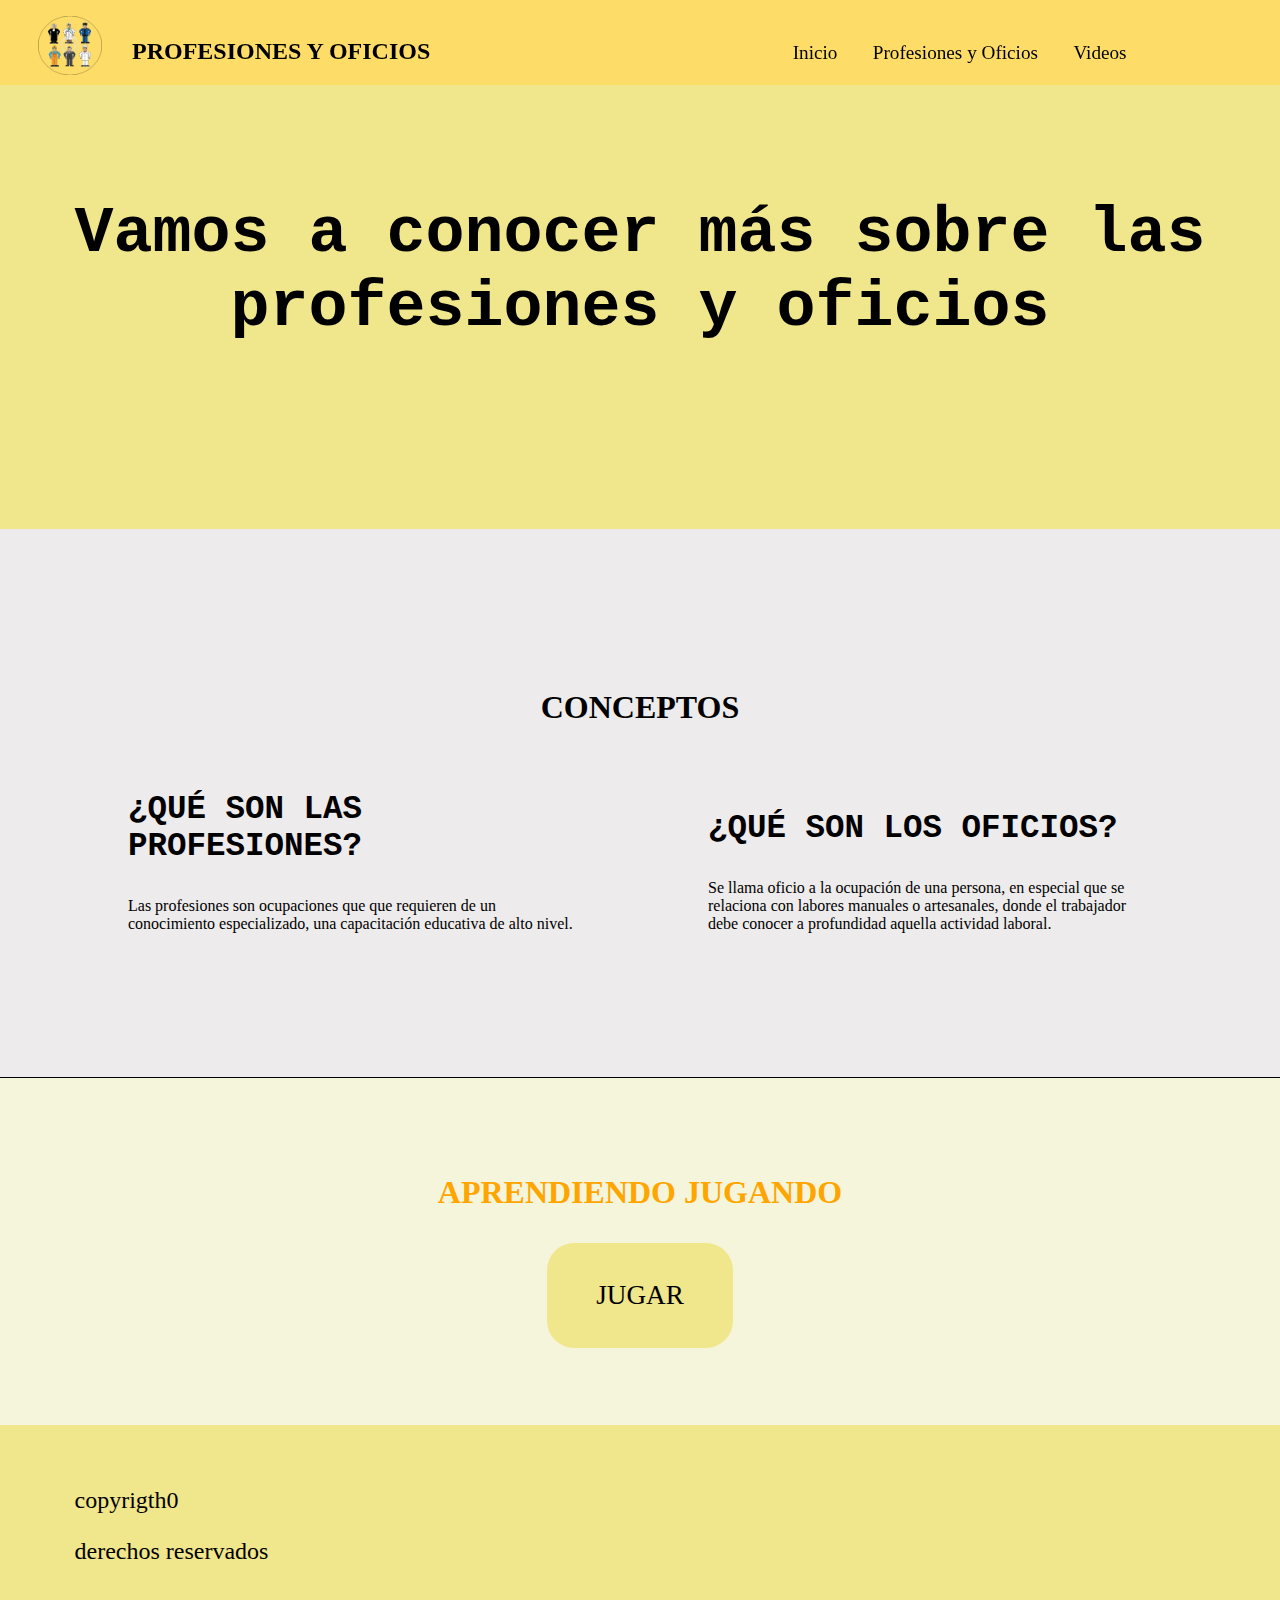
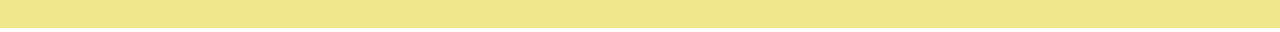
<file: index.html>
<!DOCTYPE html>
<html>
    <head>
        <meta charset="utf-8">
        <title>VOCACIONES</title>
        <link rel="stylesheet" type="text/css" href="css/style.css">
    </head>
    <body>
        <header>
            <div>
                <img src="img/logo.png" class="logo">
                <h2>PROFESIONES Y OFICIOS</h2>
                <nav>
                    <a href="index.html">Inicio</a>
                    <a href="profesiones.html" target= "_blank">Profesiones y Oficios</a>
                    <a href="videos.html" target= "_blank">Videos</a>
                </nav>
            </div>
        </header>
        <section>
            <div class="heading">
                <h1>Vamos a conocer más sobre las profesiones y oficios</h1>
            </div>
            <div class="contentConcept">
                <h3 class="titConcp">CONCEPTOS</h3>
                <div class="conceptos">
                    <h3>¿QUÉ SON LAS PROFESIONES?</h3>
                    <P>Las profesiones son ocupaciones que que requieren de un conocimiento especializado, una capacitación educativa de alto nivel.</P>
                </div>
                <div class="conceptos dsp">
                    <h3 class="dsp">¿QUÉ SON LOS OFICIOS?</h3>
                    <p>Se llama oficio a la ocupación de una persona, en especial que se relaciona con labores manuales o artesanales, donde el trabajador debe conocer a profundidad aquella actividad laboral.</p>
                </div>
            </div>
            <div class="jugando">
                <h3 class="aprendiendo">APRENDIENDO JUGANDO</h3>
                <button id="jugar">JUGAR</button>
                <div id="myDIV" style="display:none;"></div>
            </div>
            <div id="contenedorJuego" style="display:none;">
                <div id="contenedorNina" class="displayIb">
                    <img src="img/nina.png" class="displayIb" id="nina">
                </div>
                <div id="contenedorFondos" class="displayIb">
                    <img src="img/cocina.jpg" id="fondoCocina" class="fondos">
                    <img src="img/doctor.jpg" id="fondoDoctor" class="fondos">
                    <img src="img/escenario.jpg" id="fondoCantante" class="fondos">
                    <img src="img/pintor.jpg" id="fondoPintor" class="fondos">
                    <img src="img/space.jpg" id="fondoAstronauta" class="fondos">
                </div>
                <div id="contenedorRopa">
                    <img src="img/doctor.png" id="doctor" class="ropas ropaUno" draggable="true">
                    <img src="img/pintor.png" id="pintor" class="ropas ropaDos" draggable="true">
                    <img src="img/chef.png" id="chef" class="ropas ropaTres" draggable="true"> 
                </div>
            </div>
        </section>
        <footer>
            <p>copyrigth0</p>
            <p>derechos reservados</p>
        </footer>
        
        
        <script type="text/javascript" src="js/main.js"></script>
    </body>
</html>
</file>
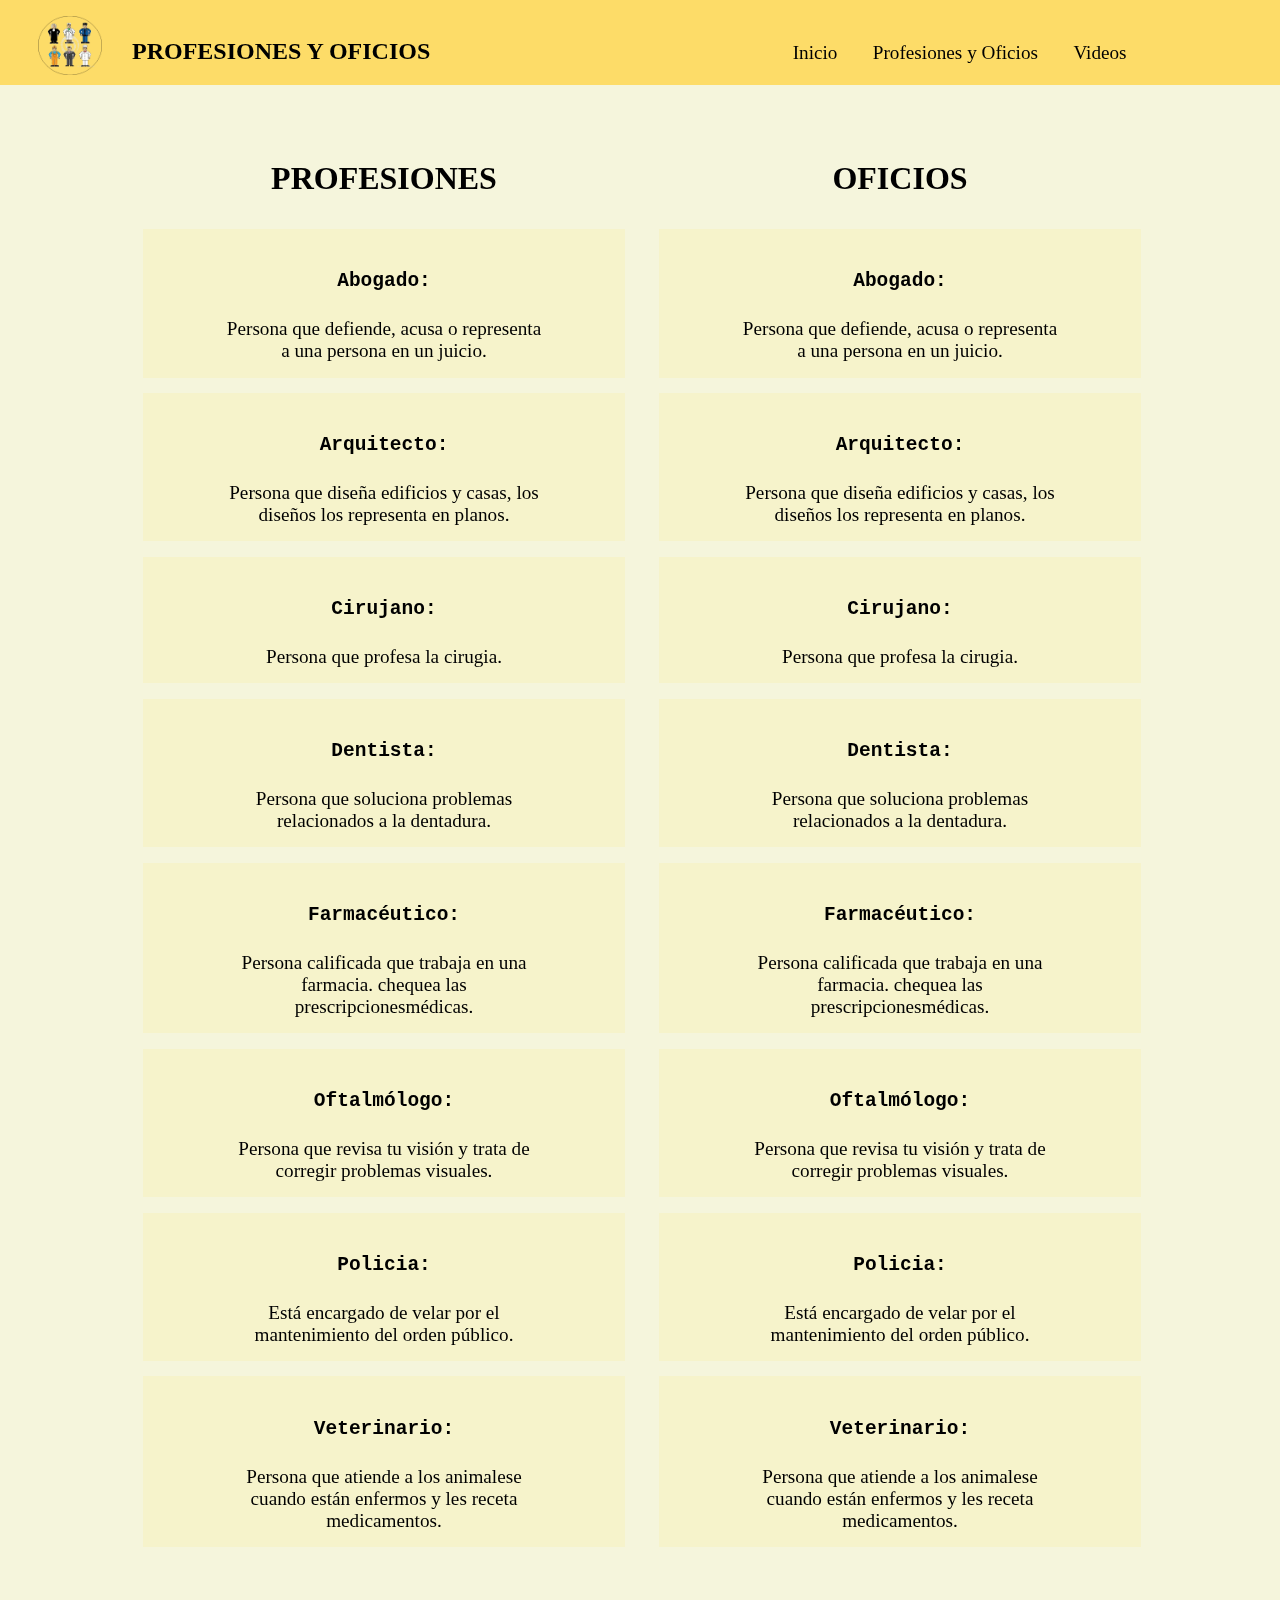
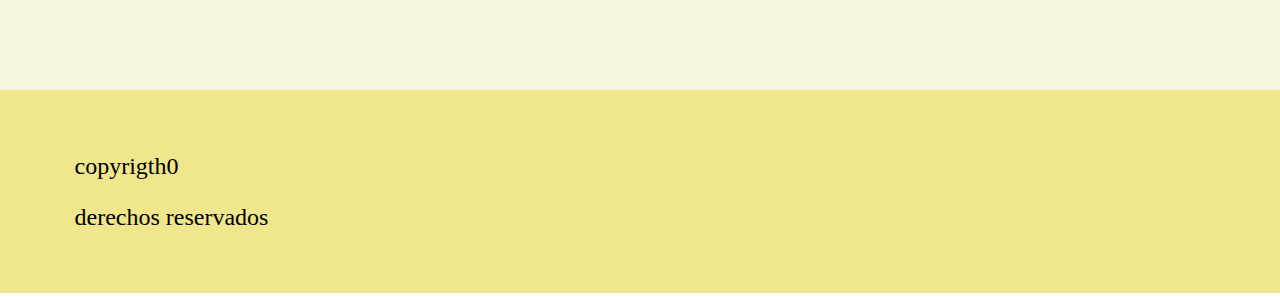
<file: profesiones.html>
<!DOCTYPE html>
<html>
    <head>
        <meta charset="utf-8">
        <title>VOCACIONES</title>
        <link rel="stylesheet" type="text/css" href="css/style.css">
    </head>
    <body>
        <header>
            <div>
                <img src="img/logo.png" class="logo">
                <h2>PROFESIONES Y OFICIOS</h2>
                <nav>
                    <a href="index.html">Inicio</a>
                    <a href="profesiones.html" target= "_blank">Profesiones y Oficios</a>
                    <a href="videos.html" target= "_blank">Videos</a>
                </nav>
            </div>
        </header>
        <section class="section">
            <div class="profesiones">
                <h3 class="h3">PROFESIONES</h3>
                <div class="profOfi">
                    <h4>Abogado:</h4>
                    <p>Persona que defiende, acusa o representa a una persona en un juicio.</p>
                </div>
                <div class="profOfi">
                    <h4>Arquitecto:</h4>
                    <p>Persona que diseña edificios y casas, los diseños los representa en planos.</p>
                </div>
                <div class="profOfi">
                    <h4>Cirujano:</h4>
                    <p>Persona que profesa la cirugia.</p>
                </div>
                <div class="profOfi">
                    <h4>Dentista:</h4>
                    <p>Persona que soluciona problemas relacionados a la dentadura.</p>
                </div>
                <div class="profOfi">
                    <h4>Farmacéutico:</h4>
                    <p>Persona calificada que trabaja en una farmacia. chequea las prescripcionesmédicas.</p>
                </div>
                <div class="profOfi">
                    <h4>Oftalmólogo:</h4>
                    <p>Persona que revisa tu visión y trata de corregir problemas visuales.</p>
                </div>
                <div class="profOfi">
                    <h4>Policia:</h4>
                    <p>Está encargado de velar por el mantenimiento del orden público.</p>
                </div>
                <div class="profOfi">
                    <h4>Veterinario:</h4>
                    <p>Persona que atiende a los animalese cuando están enfermos y les receta medicamentos.</p>
                </div>
            </div>
            <div class="oficios">
                <h3 class="h3">OFICIOS</h3>
                <div class="profOfi">
                    <h4>Abogado:</h4>
                    <p>Persona que defiende, acusa o representa a una persona en un juicio.</p>
                </div>
                <div class="profOfi">
                    <h4>Arquitecto:</h4>
                    <p>Persona que diseña edificios y casas, los diseños los representa en planos.</p>
                </div>
                <div class="profOfi">
                    <h4>Cirujano:</h4>
                    <p>Persona que profesa la cirugia.</p>
                </div>
                <div class="profOfi">
                    <h4>Dentista:</h4>
                    <p>Persona que soluciona problemas relacionados a la dentadura.</p>
                </div>
                <div class="profOfi">
                    <h4>Farmacéutico:</h4>
                    <p>Persona calificada que trabaja en una farmacia. chequea las prescripcionesmédicas.</p>
                </div>
                <div class="profOfi">
                    <h4>Oftalmólogo:</h4>
                    <p>Persona que revisa tu visión y trata de corregir problemas visuales.</p>
                </div>
                <div class="profOfi">
                    <h4>Policia:</h4>
                    <p>Está encargado de velar por el mantenimiento del orden público.</p>
                </div>
                <div class="profOfi">
                    <h4>Veterinario:</h4>
                    <p>Persona que atiende a los animalese cuando están enfermos y les receta medicamentos.</p>
                </div>
            </div>
        </section>
        <footer>
            <p>copyrigth0</p>
            <p>derechos reservados</p>
        </footer>
    </body>
</html>
</file>
<file: css/style.css>
/*Scrol*/

::-webkit-scrollbar-track {
	-webkit-box-shadow: inset 0 0 9px rgb(0,0,0);
    border-radius: 3em;
}

::-webkit-scrollbar {
	width: 9px;
}

::-webkit-scrollbar-thumb {
	background-color: rgb(253, 220, 104);
    border-radius: 1em;
}

/*body*/

body {
    box-sizing: border-box;
    margin: 0;
    padding: 0;
}

/*index.html*/


/*header*/

header div{
    width: 100%;
    background-color: rgb(253, 220, 104);
    position: fixed;
}

.logo {
    margin-left: -17%;
    position: relative;
    top: 1em;
    width: 5%;
}

h2{
    display: inline-block;
    position: relative;
    font-family: cursive;
    left: 22%;
}

nav {
    display: inline-block;
    position: relative;
    left: 50%;
    width: 35%;
}

nav a {
    text-decoration: none;
    font-family: cursive;
    margin-right: 7%;
    font-size: 120%;
    color: black;
}

nav a:hover {
    padding: 1% 2%;
    border-radius: 3px;
    background-color: rgba(254, 179, 1, 0.3);
}

/*section*/

section {
    background-color: beige;
    padding: 1% 0;
}

/*heading*/

.heading {
    background-color: khaki;
    text-align: center;
    padding: 11% 5%;
}

.heading h1 {
    font-family: monospace;
    font-size: 500%;
}

/*conceptos*/
.contentConcept{
    border-bottom: 1px solid black;
    background-color: rgb(237, 235, 235);
    padding: 10% 0;
} 

.titConcp {
    text-align: center;
    font-size: 200%;
}

.conceptos {
    display: inline-block;
    margin-left: 10%;
    width: 35%;
}

.conceptos h3 {
    font-size: 250%;
    font-family:monospace;
}

.jugando {
    padding: 5% 2%;
    text-align: center;
}

.aprendiendo {
    font-size: 200%;
    font-family: cursive;
    color: orange;
}

/*juego*/

/*boton*/

#jugar {
    border-radius: 1em;
    background-color:khaki;
    font-family: fantasy;
    font-size: 170%;
    padding: 3% 4%;
    border: none;
}

/*contenedorJuego*/

#contenedorJuego {
    background-color: antiquewhite;
	border: 10px solid black;
    border-radius: 3em;
    position: relative;
	padding: 2%;
}

/*contenedorNina*/
#contenedorNina{
	background-color: #F5D1D1;
	position: relative;
    border: 1px solid black;
    border-radius: 2em;
    padding: 3% 3%;
	width: 25%;
}

.displayIb {
	display: inline-block;
}

#contenedorFondos {
	display: inline-block;
	position: relative;
	width: 5%;
}

.fondos {
	display: block;
	width: 125%;
}

#contenedorRopa{
	display: inline-block;
	width: 60%;
	position: relative;
	bottom: 10em;
}

img{
	display: inline-block;
	position: relative;
	left: 20%;
}

/*clase fantasma*/

.ropa {
	position: relative;
	bottom: 15.3em;
	left: 6em;
}

#myDIV {
    transition: 4s;
    background-color: coral;
    position: relative;
    top: 2em;
    width: 2%;
    height: 1em;
}

#myDIV:hover {
    width:100%;
}

/*footer*/

footer {
    padding: 3%;
    background-color: khaki;
}

footer p {
    margin-left: 3%;
    font-size: 150%;
}


/*profesione.html*/

/*profesiones*/

.section {
    padding: 10% 0;
}

.profesiones {
    display: inline-block;
    text-align: center;
    position: relative;
    left: 10%;
    width: 40%;
}

/*oficios*/

.oficios {
    display: inline-block;
    text-align: center;
    width: 40%;   
    position: relative;
    left: 10%
}

.h3{
    font-size: 200%;
    font-family: cursive;
}

.profOfi{
    background-color: rgba(251, 234, 136, 0.2);
    padding: 3%;
    margin: 3%;
}
.profOfi:hover h4{
    color: rgb(151, 0, 4);
    font-size: 300%;
}
.profOfi:hover p {
    color: rgb(2, 67, 147);
    margin-top: -1%;
    margin-bottom: 2%;
}

.profOfi h4{
    font-size: 150%;
    font-family: monospace;
}
.profOfi p{
    font-size: 120%;
    margin: auto;
    width: 70%;
}
/*VIDEOS*/

iframe{
    position: relative;
    display: block;
    left: 25%;
    margin: 10% 0 3% 0;
    width: 50%;
    height: 30em;
}
</file>
